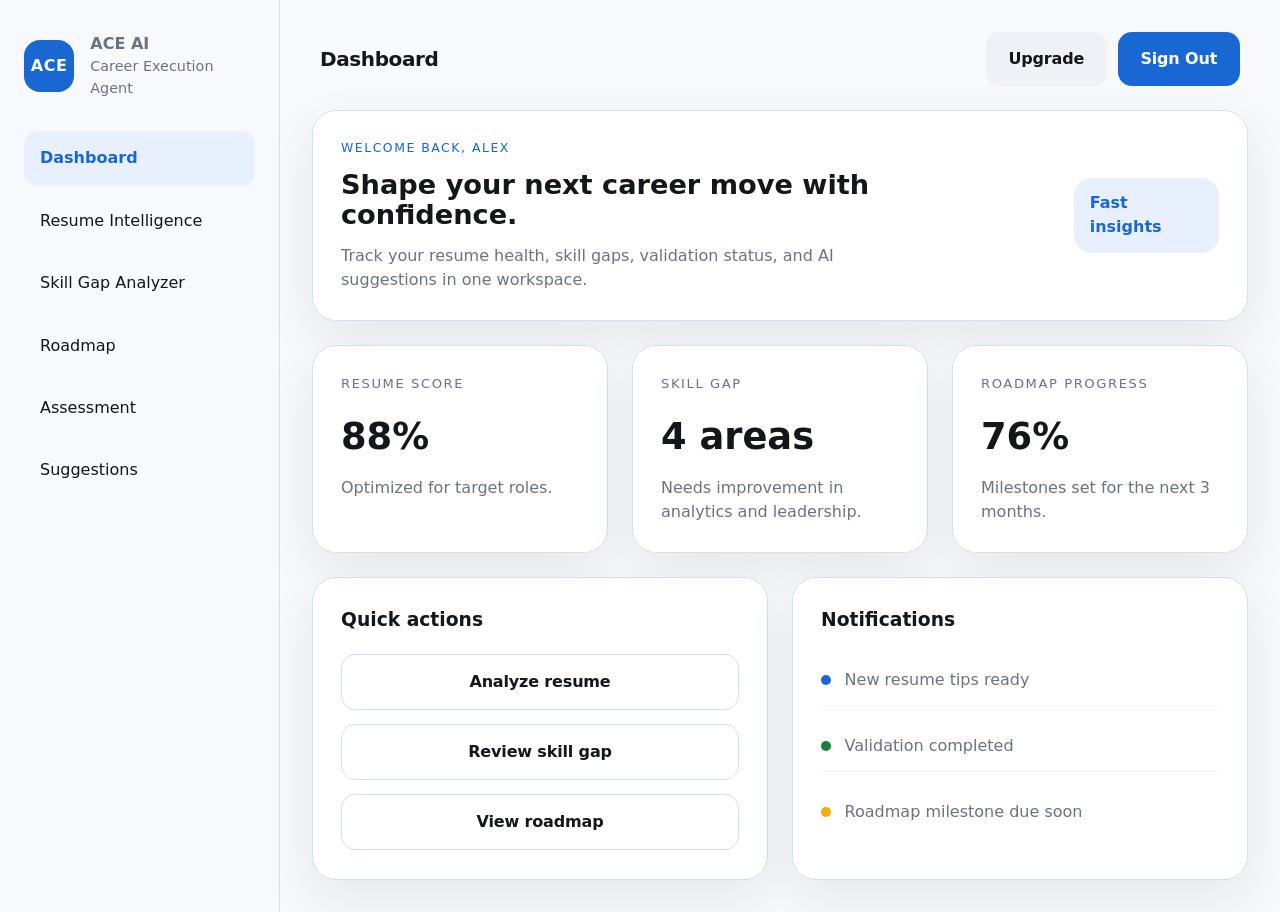
<file: index.html>
<!DOCTYPE html>
<html lang="en">
<head>
  <meta charset="UTF-8" />
  <meta name="viewport" content="width=device-width, initial-scale=1.0" />
  <title>ACE AI — Autonomous Career Execution Agent</title>
  <link rel="stylesheet" href="assets/css/style.css" />
</head>
<body>
  <div class="app-shell">
    <aside class="sidebar">
      <div class="brand">
        <span class="brand-mark">ACE</span>
        <div>
          <p class="brand-name">ACE AI</p>
          <p class="brand-tag">Career Execution Agent</p>
        </div>
      </div>

      <nav class="sidebar-nav">
        <a href="pages/dashboard.html" class="nav-link active">Dashboard</a>
        <a href="pages/resume-analyzer.html" class="nav-link">Resume Intelligence</a>
        <a href="pages/skill-gap.html" class="nav-link">Skill Gap Analyzer</a>
        <!-- <a href="pages/validation.html" class="nav-link">Validation</a> -->
        <a href="pages/roadmap.html" class="nav-link">Roadmap</a>
        <a href="pages/assessment.html" class="nav-link">Assessment</a>
        <a href="pages/suggestions.html" class="nav-link">Suggestions</a>
      </nav>
    </aside>

    <div class="main-content">
      <header class="topbar">
        <div class="topbar-left">
          <button class="menu-toggle" aria-label="Open navigation">
            <span></span>
            <span></span>
            <span></span>
          </button>
          <h1 class="page-title">Dashboard</h1>
        </div>

        <div class="topbar-actions">
          <button class="btn btn-secondary">Upgrade</button>
          <button class="btn btn-primary">Sign Out</button>
        </div>
      </header>

      <section class="hero-card card">
        <div>
          <p class="eyebrow">Welcome back, Alex</p>
          <h2>Shape your next career move with confidence.</h2>
          <p class="text-muted">Track your resume health, skill gaps, validation status, and AI suggestions in one workspace.</p>
        </div>
        <div class="hero-badge">
          <span>Fast insights</span>
        </div>
      </section>

      <section class="grid grid-3">
        <article class="metric-card card">
          <p class="metric-label">Resume Score</p>
          <h3>88%</h3>
          <p class="text-muted">Optimized for target roles.</p>
        </article>

        <article class="metric-card card">
          <p class="metric-label">Skill Gap</p>
          <h3>4 areas</h3>
          <p class="text-muted">Needs improvement in analytics and leadership.</p>
        </article>

        <article class="metric-card card">
          <p class="metric-label">Roadmap Progress</p>
          <h3>76%</h3>
          <p class="text-muted">Milestones set for the next 3 months.</p>
        </article>
      </section>

      <section class="grid grid-2 card-group">
        <article class="card">
          <div class="card-header">
            <h3>Quick actions</h3>
          </div>
          <div class="card-body">
            <a href="pages/resume-analyzer.html" class="btn btn-outline">Analyze resume</a>
            <a href="pages/skill-gap.html" class="btn btn-outline">Review skill gap</a>
            <a href="pages/roadmap.html" class="btn btn-outline">View roadmap</a>
          </div>
        </article>

        <article class="card">
          <div class="card-header">
            <h3>Notifications</h3>
          </div>
          <div class="card-body">
            <p class="notification-item"><span class="dot dot-blue"></span>New resume tips ready</p>
            <p class="notification-item"><span class="dot dot-green"></span>Validation completed</p>
            <p class="notification-item"><span class="dot dot-yellow"></span>Roadmap milestone due soon</p>
          </div>
        </article>
      </section>
    </div>
  </div>
  <script src="assets/js/app.js" defer></script>
  <script src="assets/js/api.js" defer></script>
</body>
</html>
</file>
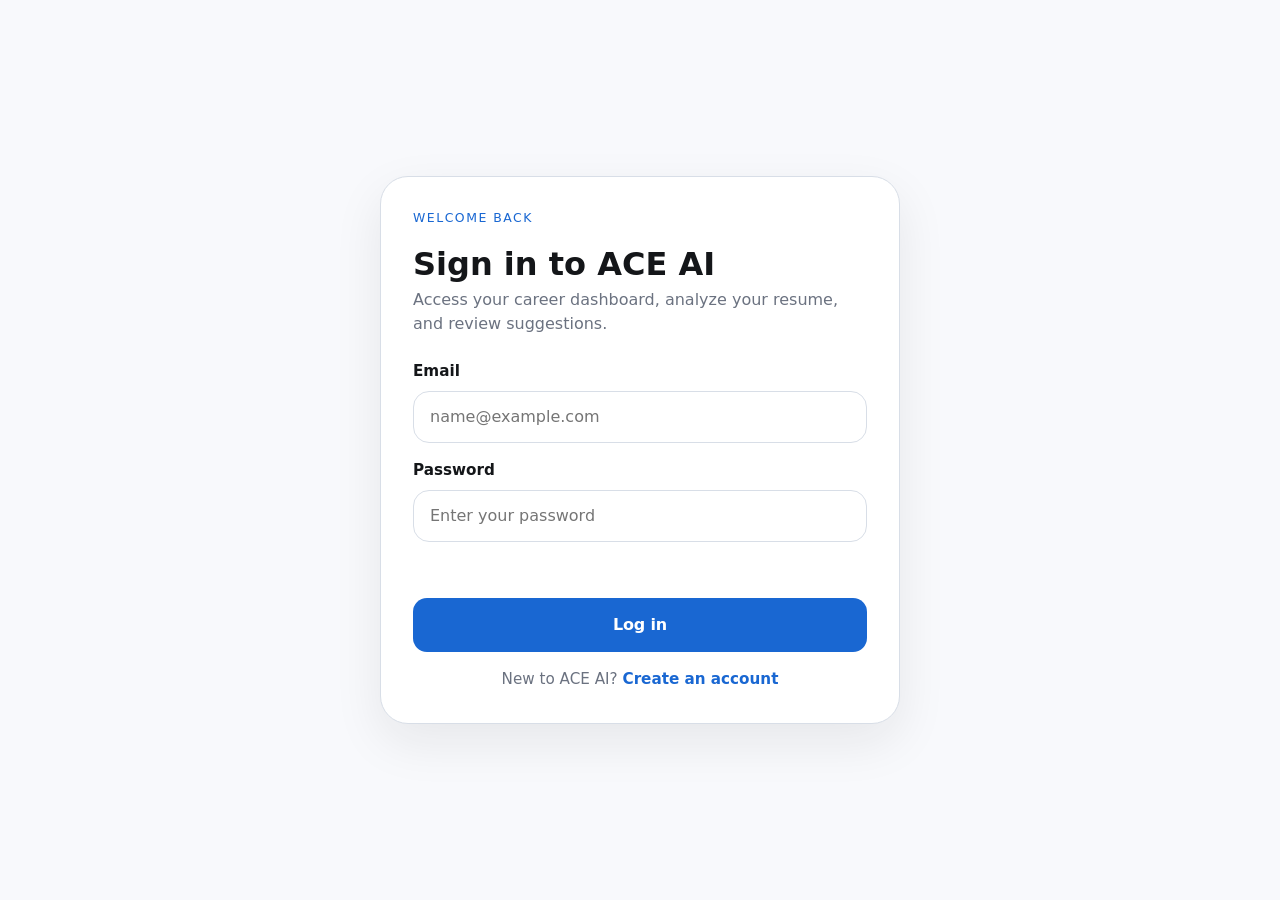
<file: login.html>
<!DOCTYPE html>
<html lang="en">
<head>
  <meta charset="UTF-8" />
  <meta name="viewport" content="width=device-width, initial-scale=1.0" />
  <title>Login | ACE AI</title>
  <link rel="stylesheet" href="assets/css/style.css" />
</head>
<body>
  <main class="auth-shell">
    <section class="auth-card card">
      <div class="auth-header">
        <div>
          <p class="eyebrow">Welcome back</p>
          <h1>Sign in to ACE AI</h1>
          <p class="text-muted">Access your career dashboard, analyze your resume, and review suggestions.</p>
        </div>
      </div>

      <form id="login-form" class="auth-form" novalidate>
        <div class="form-group">
          <label for="login-email">Email</label>
          <input id="login-email" name="email" type="email" placeholder="name@example.com" required />
        </div>

        <div class="form-group">
          <label for="login-password">Password</label>
          <input id="login-password" name="password" type="password" placeholder="Enter your password" minlength="8" required />
        </div>

        <div class="alert" id="login-alert" role="alert" aria-live="polite"></div>

        <button type="submit" class="btn btn-primary btn-full">Log in</button>
      </form>

      <p class="auth-footer">
        New to ACE AI? <a href="signup.html" class="text-link">Create an account</a>
      </p>
    </section>
  </main>

  <script src="assets/js/app.js" defer></script>
  <script src="assets/js/api.js" defer></script>
  <script src="assets/js/auth.js" defer></script>
</body>
</html>
</file>
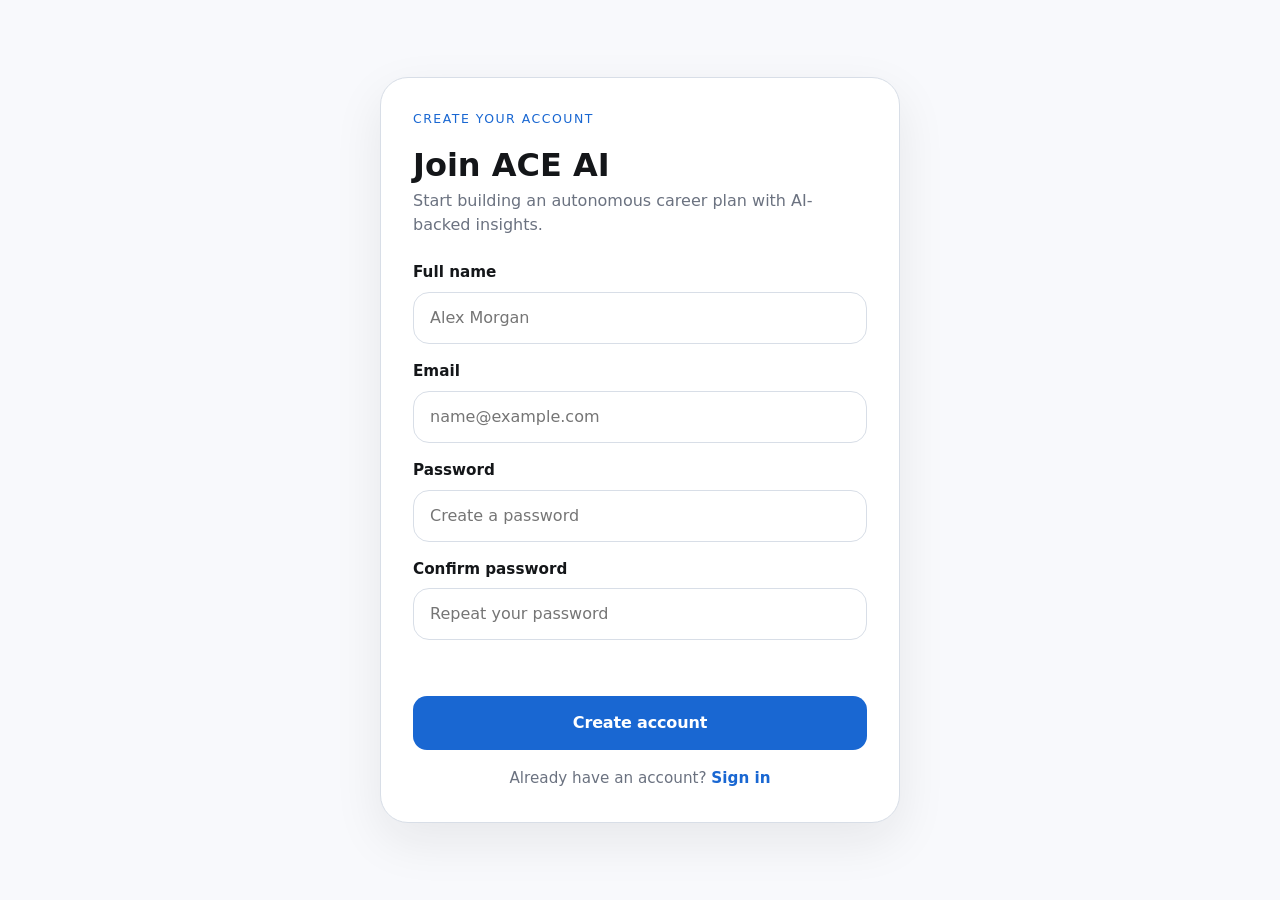
<file: signup.html>
<!DOCTYPE html>
<html lang="en">
<head>
  <meta charset="UTF-8" />
  <meta name="viewport" content="width=device-width, initial-scale=1.0" />
  <title>Sign Up | ACE AI</title>
  <link rel="stylesheet" href="assets/css/style.css" />
</head>
<body>
  <main class="auth-shell">
    <section class="auth-card card">
      <div class="auth-header">
        <div>
          <p class="eyebrow">Create your account</p>
          <h1>Join ACE AI</h1>
          <p class="text-muted">Start building an autonomous career plan with AI-backed insights.</p>
        </div>
      </div>

      <form id="signup-form" class="auth-form" novalidate>
        <div class="form-group">
          <label for="signup-name">Full name</label>
          <input id="signup-name" name="name" type="text" placeholder="Alex Morgan" minlength="2" required />
        </div>

        <div class="form-group">
          <label for="signup-email">Email</label>
          <input id="signup-email" name="email" type="email" placeholder="name@example.com" required />
        </div>

        <div class="form-group">
          <label for="signup-password">Password</label>
          <input id="signup-password" name="password" type="password" placeholder="Create a password" minlength="8" required />
        </div>

        <div class="form-group">
          <label for="signup-confirm-password">Confirm password</label>
          <input id="signup-confirm-password" name="confirmPassword" type="password" placeholder="Repeat your password" minlength="8" required />
        </div>

        <div class="alert" id="signup-alert" role="alert" aria-live="polite"></div>

        <button type="submit" class="btn btn-primary btn-full">Create account</button>
      </form>

      <p class="auth-footer">
        Already have an account? <a href="login.html" class="text-link">Sign in</a>
      </p>
    </section>
  </main>

  <script src="assets/js/app.js" defer></script>
  <script src="assets/js/api.js" defer></script>
  <script src="assets/js/auth.js" defer></script>
</body>
</html>
</file>
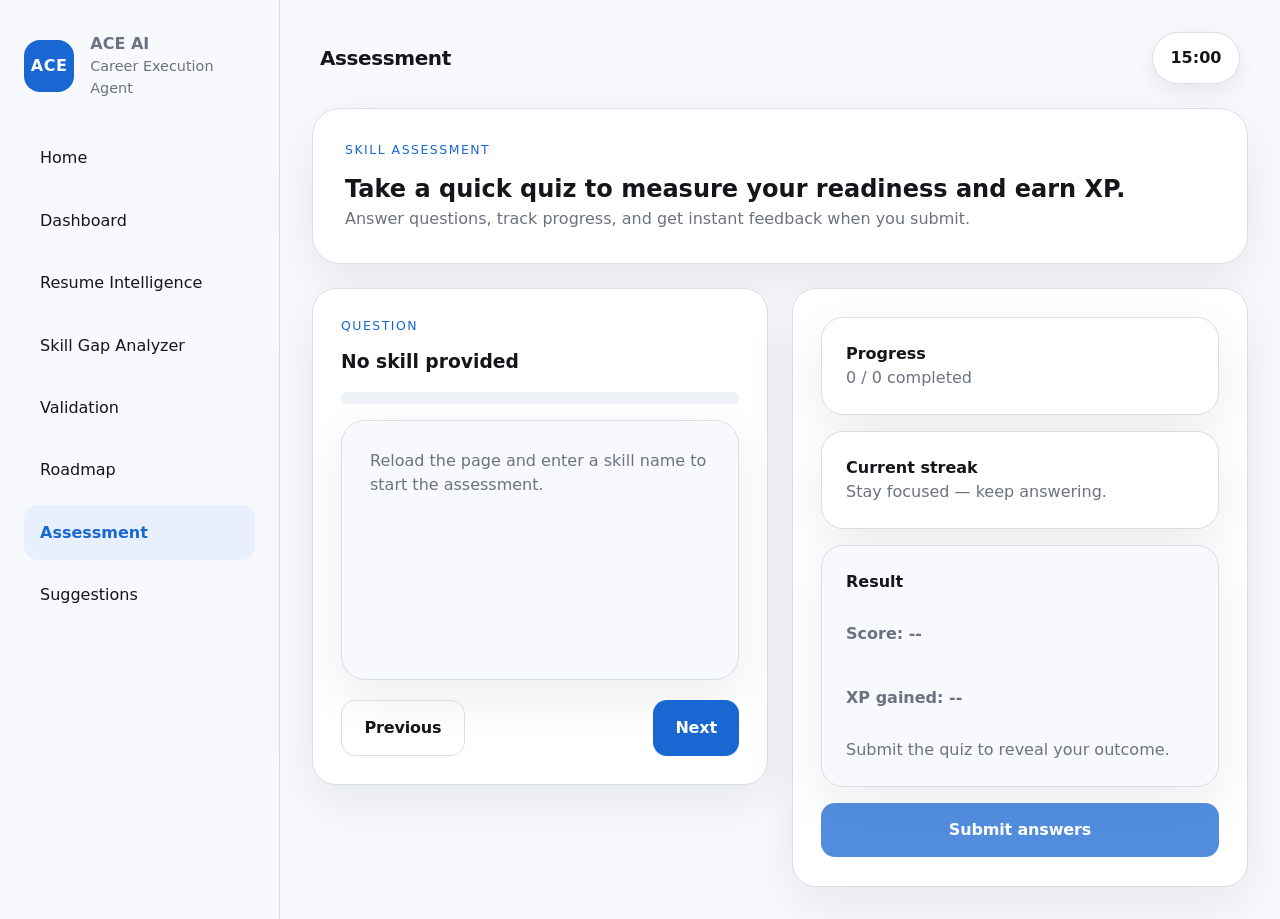
<file: pages/assessment.html>
<!DOCTYPE html>
<html lang="en">
<head>
  <meta charset="UTF-8" />
  <meta name="viewport" content="width=device-width, initial-scale=1.0" />
  <title>Assessment | ACE AI</title>
  <link rel="stylesheet" href="../assets/css/style.css" />
</head>
<body>
  <div class="app-shell">
    <aside class="sidebar">
      <div class="brand">
        <span class="brand-mark">ACE</span>
        <div>
          <p class="brand-name">ACE AI</p>
          <p class="brand-tag">Career Execution Agent</p>
        </div>
      </div>

      <nav class="sidebar-nav">
        <a href="../index.html" class="nav-link">Home</a>
        <a href="dashboard.html" class="nav-link">Dashboard</a>
        <a href="resume-analyzer.html" class="nav-link">Resume Intelligence</a>
        <a href="skill-gap.html" class="nav-link">Skill Gap Analyzer</a>
        <a href="validation.html" class="nav-link">Validation</a>
        <a href="roadmap.html" class="nav-link">Roadmap</a>
        <a href="assessment.html" class="nav-link active">Assessment</a>
        <a href="suggestions.html" class="nav-link">Suggestions</a>
      </nav>
    </aside>

    <div class="main-content">
      <header class="topbar">
        <div class="topbar-left">
          <button class="menu-toggle" aria-label="Open navigation">
            <span></span>
            <span></span>
            <span></span>
          </button>
          <h1 class="page-title">Assessment</h1>
        </div>
        <div class="timer-pill" id="assessment-timer">15:00</div>
      </header>

      <section class="assessment-hero card">
        <div>
          <p class="eyebrow">Skill assessment</p>
          <h2>Take a quick quiz to measure your readiness and earn XP.</h2>
          <p class="text-muted">Answer questions, track progress, and get instant feedback when you submit.</p>
        </div>
      </section>

      <section class="assessment-grid grid grid-2">
        <article class="card quiz-pane">
          <div class="quiz-header">
            <div>
              <p class="eyebrow">Question</p>
              <h3 id="question-title">Loading questions...</h3>
            </div>
            <div class="progress-bar">
              <div class="progress-fill" id="question-progress"></div>
            </div>
          </div>

          <div class="question-card card" id="question-card">
            <p id="question-text">Please wait while your assessment loads.</p>
            <div id="answer-input" class="answer-input"></div>
          </div>

          <div class="quiz-actions">
            <button class="btn btn-outline" id="prev-question">Previous</button>
            <button class="btn btn-primary" id="next-question">Next</button>
          </div>
        </article>

        <article class="card summary-pane" id="summary-pane">
          <div class="summary-card">
            <h4>Progress</h4>
            <p id="summary-count">0 / 0 completed</p>
          </div>
          <div class="summary-card">
            <h4>Current streak</h4>
            <p id="summary-streak">Stay focused — keep answering.</p>
          </div>
          <div class="summary-card result-panel" id="result-panel">
            <h4>Result</h4>
            <p class="result-metric" id="result-score">Score: --</p>
            <p class="result-metric" id="result-xp">XP gained: --</p>
            <p class="text-muted" id="result-feedback">Submit the quiz to reveal your outcome.</p>
          </div>
          <button class="btn btn-primary btn-full" id="submit-assessment">Submit answers</button>
        </article>
      </section>
    </div>
  </div>

  <script src="../assets/js/app.js" defer></script>
  <script src="../assets/js/api.js" defer></script>
  <script src="../assets/js/assessment.js" defer></script>
</body>
</html>
</file>
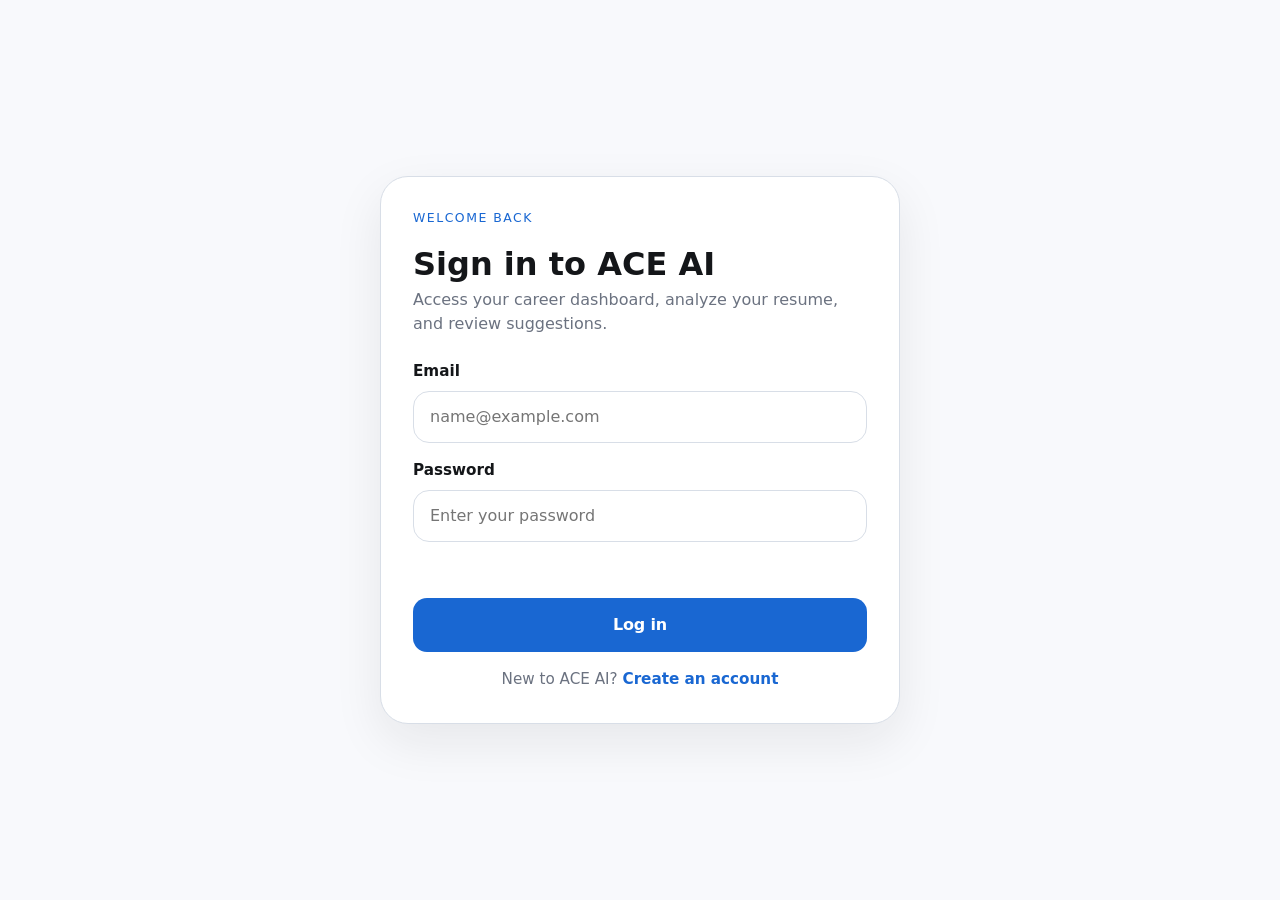
<file: pages/dashboard.html>
<!DOCTYPE html>
<html lang="en">
<head>
  <meta charset="UTF-8" />
  <meta name="viewport" content="width=device-width, initial-scale=1.0" />
  <title>Dashboard | ACE AI</title>
  <link rel="stylesheet" href="../assets/css/style.css" />
</head>
<body>
  <div class="app-shell">
    <aside class="sidebar">
      <div class="brand">
        <span class="brand-mark">ACE</span>
        <div>
          <p class="brand-name">ACE AI</p>
          <p class="brand-tag">Career Execution Agent</p>
        </div>
      </div>

      <nav class="sidebar-nav">
        <a href="../index.html" class="nav-link">Home</a>
        <a href="dashboard.html" class="nav-link active">Dashboard</a>
        <a href="resume-analyzer.html" class="nav-link">Resume Intelligence</a>
        <a href="skill-gap.html" class="nav-link">Skill Gap Analyzer</a>
        <a href="validation.html" class="nav-link">Validation</a>
        <a href="roadmap.html" class="nav-link">Roadmap</a>
        <a href="assessment.html" class="nav-link">Assessment</a>
        <a href="suggestions.html" class="nav-link">Suggestions</a>
      </nav>
    </aside>

    <div class="main-content">
      <header class="topbar">
        <div class="topbar-left">
          <button class="menu-toggle" aria-label="Open navigation">
            <span></span>
            <span></span>
            <span></span>
          </button>
          <h1 class="page-title">Dashboard</h1>
        </div>
        <div class="topbar-actions">
          <button class="btn btn-outline" id="refresh-dashboard">Refresh</button>
          <button class="btn btn-primary" id="logout-button">Sign Out</button>
        </div>
      </header>

      <section class="dashboard-hero card">
        <div class="hero-copy">
          <p class="eyebrow">Fast career intelligence</p>
          <h2>Welcome back, <span id="profile-name">Career strategist</span>.</h2>
          <p class="text-muted">Your mission dashboard is ready with fresh career insights, skill assessment, and roadmap recommendations.</p>
        </div>
        <div class="hero-stats">
          <div class="stat-pill stat-blue">
            <span class="stat-label">XP</span>
            <strong id="profile-xp">0</strong>
          </div>
          <div class="stat-pill stat-green">
            <span class="stat-label">Level</span>
            <strong id="profile-level">1</strong>
          </div>
          <div class="stat-pill stat-yellow">
            <span class="stat-label">Streak</span>
            <strong id="profile-streak">0 days</strong>
          </div>
        </div>
      </section>

      <section class="grid grid-3 action-grid">
        <a href="resume-analyzer.html" class="action-card card">
          <div class="action-icon action-icon-blue">R</div>
          <div>
            <h3>Resume Intelligence</h3>
            <p>Analyze your resume and improve your job-fit score.</p>
          </div>
        </a>

        <a href="skill-gap.html" class="action-card card">
          <div class="action-icon action-icon-green">S</div>
          <div>
            <h3>Skill Gap Analyzer</h3>
            <p>Compare your skills to target roles and close gaps fast.</p>
          </div>
        </a>

        <a href="validation.html" class="action-card card">
          <div class="action-icon action-icon-red">V</div>
          <div>
            <h3>Validation</h3>
            <p>Confirm certifications, credentials, and achievements.</p>
          </div>
        </a>

        <a href="roadmap.html" class="action-card card">
          <div class="action-icon action-icon-yellow">R</div>
          <div>
            <h3>Roadmap</h3>
            <p>Build a milestone-driven career plan for the next 90 days.</p>
          </div>
        </a>

        <a href="assessment.html" class="action-card card">
          <div class="action-icon action-icon-blue">A</div>
          <div>
            <h3>Assessment</h3>
            <p>Take a skill assessment and get insights on readiness.</p>
          </div>
        </a>

        <a href="suggestions.html" class="action-card card">
          <div class="action-icon action-icon-green">S</div>
          <div>
            <h3>Suggestions</h3>
            <p>Receive tailored role matches and learning actions.</p>
          </div>
        </a>
      </section>

      <section class="grid grid-2 dashboard-panels">
        <article class="card metric-panel">
          <div class="panel-header">
            <h3>Career pulse</h3>
            <span id="dashboard-status" class="status-pill status-blue">Live</span>
          </div>
          <div class="panel-grid" id="dashboard-metrics">
            <div class="metric-block">
              <p class="metric-label">Resume health</p>
              <strong id="resume-score">--</strong>
            </div>
            <div class="metric-block">
              <p class="metric-label">Skill readiness</p>
              <strong id="skill-readiness">--</strong>
            </div>
            <div class="metric-block">
              <p class="metric-label">Validation status</p>
              <strong id="validation-status">--</strong>
            </div>
            <div class="metric-block">
              <p class="metric-label">Next milestone</p>
              <strong id="next-milestone">--</strong>
            </div>
          </div>
        </article>

        <article class="card activity-panel">
          <div class="panel-header">
            <h3>Activity feed</h3>
            <span class="status-pill status-neutral">Latest</span>
          </div>
          <div class="activity-list" id="activity-feed">
            <div class="activity-item">
              <div>
                <p class="activity-title">Loading recent activity</p>
                <p class="text-muted">Refresh to see new events.</p>
              </div>
              <span class="timestamp">--</span>
            </div>
          </div>
        </article>
      </section>
    </div>
  </div>

  <script src="../assets/js/app.js" defer></script>
  <script src="../assets/js/api.js" defer></script>
  <script src="../assets/js/dashboard.js" defer></script>
</body>
</html>
</file>
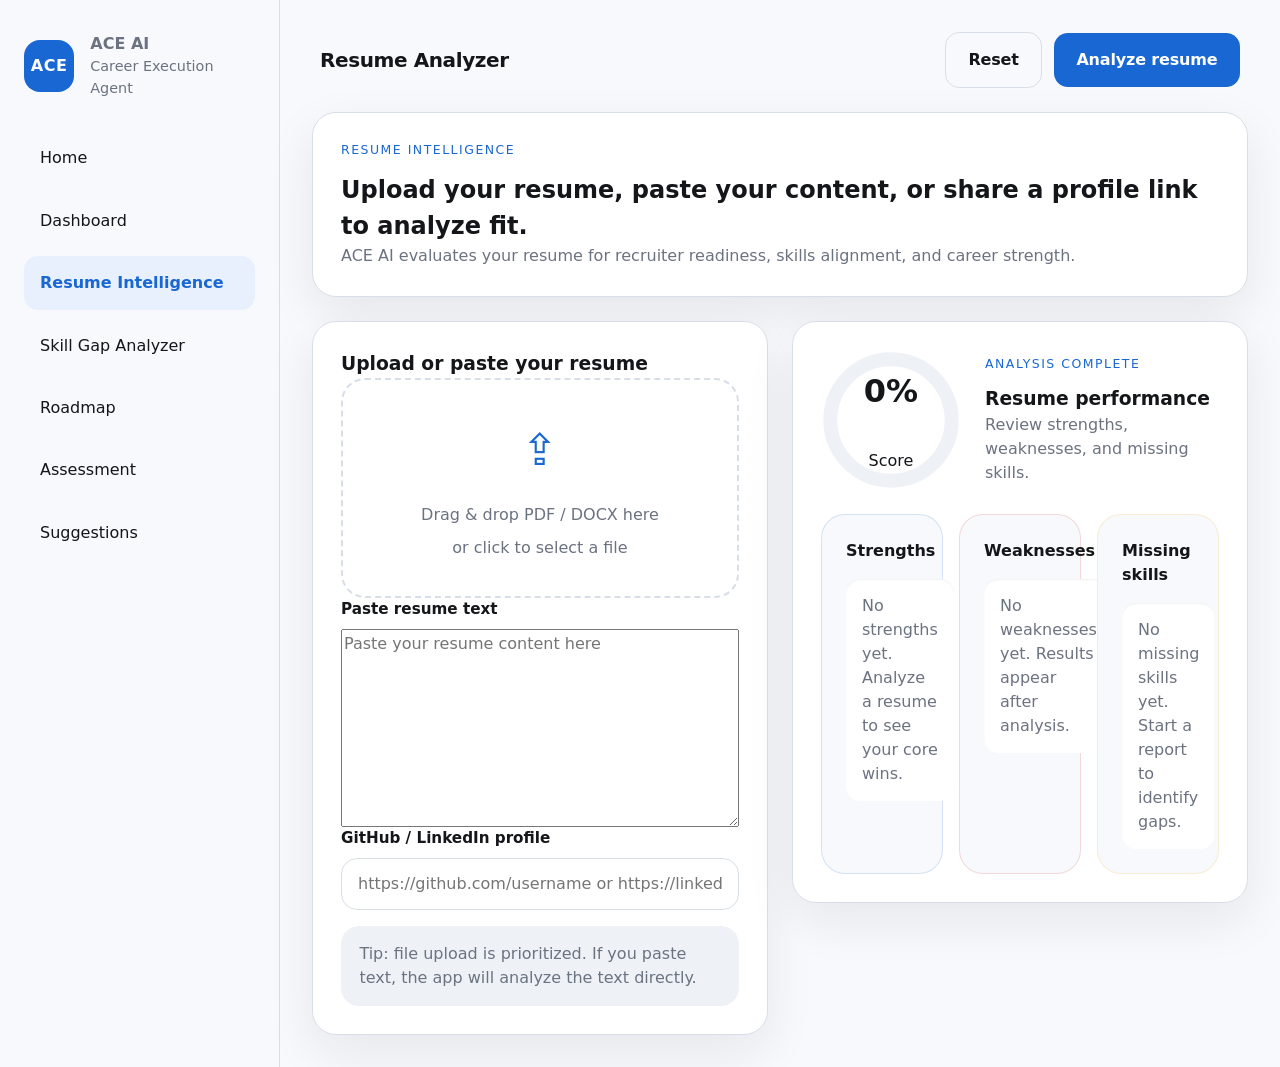
<file: pages/resume-analyzer.html>
<!DOCTYPE html>
<html lang="en">
<head>
  <meta charset="UTF-8" />
  <meta name="viewport" content="width=device-width, initial-scale=1.0" />
  <title>Resume Analyzer | ACE AI</title>
  <link rel="stylesheet" href="../assets/css/style.css" />
</head>
<body>
  <div class="app-shell">
    <aside class="sidebar">
      <div class="brand">
        <span class="brand-mark">ACE</span>
        <div>
          <p class="brand-name">ACE AI</p>
          <p class="brand-tag">Career Execution Agent</p>
        </div>
      </div>

      <nav class="sidebar-nav">
        <a href="../index.html" class="nav-link">Home</a>
        <a href="dashboard.html" class="nav-link">Dashboard</a>
        <a href="resume-analyzer.html" class="nav-link active">Resume Intelligence</a>
        <a href="skill-gap.html" class="nav-link">Skill Gap Analyzer</a>
       
        <a href="roadmap.html" class="nav-link">Roadmap</a>
        <a href="assessment.html" class="nav-link">Assessment</a>
        <a href="suggestions.html" class="nav-link">Suggestions</a>
      </nav>
    </aside>

    <div class="main-content">
      <header class="topbar">
        <div class="topbar-left">
          <button class="menu-toggle" aria-label="Open navigation">
            <span></span>
            <span></span>
            <span></span>
          </button>
          <h1 class="page-title">Resume Analyzer</h1>
        </div>
        <div class="topbar-actions">
          <button class="btn btn-outline" id="reset-analyzer">Reset</button>
          <button class="btn btn-primary" id="analyze-button">Analyze resume</button>
        </div>
      </header>

      <section class="resume-hero card">
        <div>
          <p class="eyebrow">Resume intelligence</p>
          <h2>Upload your resume, paste your content, or share a profile link to analyze fit.</h2>
          <p class="text-muted">ACE AI evaluates your resume for recruiter readiness, skills alignment, and career strength.</p>
        </div>
      </section>

      <section class="resume-grid grid grid-2">
        <article class="card upload-pane">
          <h3>Upload or paste your resume</h3>
          <div class="upload-dropzone" id="upload-dropzone">
            <span class="drop-icon">⇪</span>
            <p>Drag &amp; drop PDF / DOCX here</p>
            <p class="text-muted">or click to select a file</p>
            <input type="file" id="resume-file" accept=".pdf,.docx" />
          </div>

          <div class="form-group">
            <label for="resume-text">Paste resume text</label>
            <textarea id="resume-text" rows="8" placeholder="Paste your resume content here"></textarea>
          </div>

          <div class="form-group">
            <label for="resume-link">GitHub / LinkedIn profile</label>
            <input id="resume-link" type="url" placeholder="https://github.com/username or https://linkedin.com/in/username" />
          </div>

          <div class="hint-banner">
            <p>Tip: file upload is prioritized. If you paste text, the app will analyze the text directly.</p>
          </div>
        </article>

        <article class="card analysis-pane" id="analysis-pane">
          <div class="analysis-loader" id="loading-state">
            <div class="spinner"></div>
            <p>Analyzing your resume...</p>
          </div>

          <div class="analysis-summary" id="analysis-results">
            <div class="result-header">
              <div class="progress-ring" data-score="0">
                <svg viewBox="0 0 120 120">
                  <circle class="ring-bg" cx="60" cy="60" r="52"></circle>
                  <circle class="ring-progress" cx="60" cy="60" r="52"></circle>
                </svg>
                <div class="progress-value">
                  <strong id="resume-score-value">0%</strong>
                  <span>Score</span>
                </div>
              </div>
              <div>
                <p class="eyebrow">Analysis complete</p>
                <h3 id="result-title">Resume performance</h3>
                <p class="text-muted" id="result-summary">Review strengths, weaknesses, and missing skills.</p>
              </div>
            </div>

            <div class="results-grid">
              <div class="result-card result-card-blue">
                <h4>Strengths</h4>
                <ul id="strengths-list"><li class="empty-item">No strengths yet. Analyze a resume to see your core wins.</li></ul>
              </div>
              <div class="result-card result-card-red">
                <h4>Weaknesses</h4>
                <ul id="weaknesses-list"><li class="empty-item">No weaknesses yet. Results appear after analysis.</li></ul>
              </div>
              <div class="result-card result-card-yellow">
                <h4>Missing skills</h4>
                <ul id="missing-skills-list"><li class="empty-item">No missing skills yet. Start a report to identify gaps.</li></ul>
              </div>
            </div>
          </div>

       </article>
      </section>
    </div>
  </div>

  <script src="../assets/js/app.js" defer></script>
  <script src="../assets/js/api.js" defer></script>
  <script src="../assets/js/resumeAnalyzer.js" defer></script>
</body>
</html>
</file>
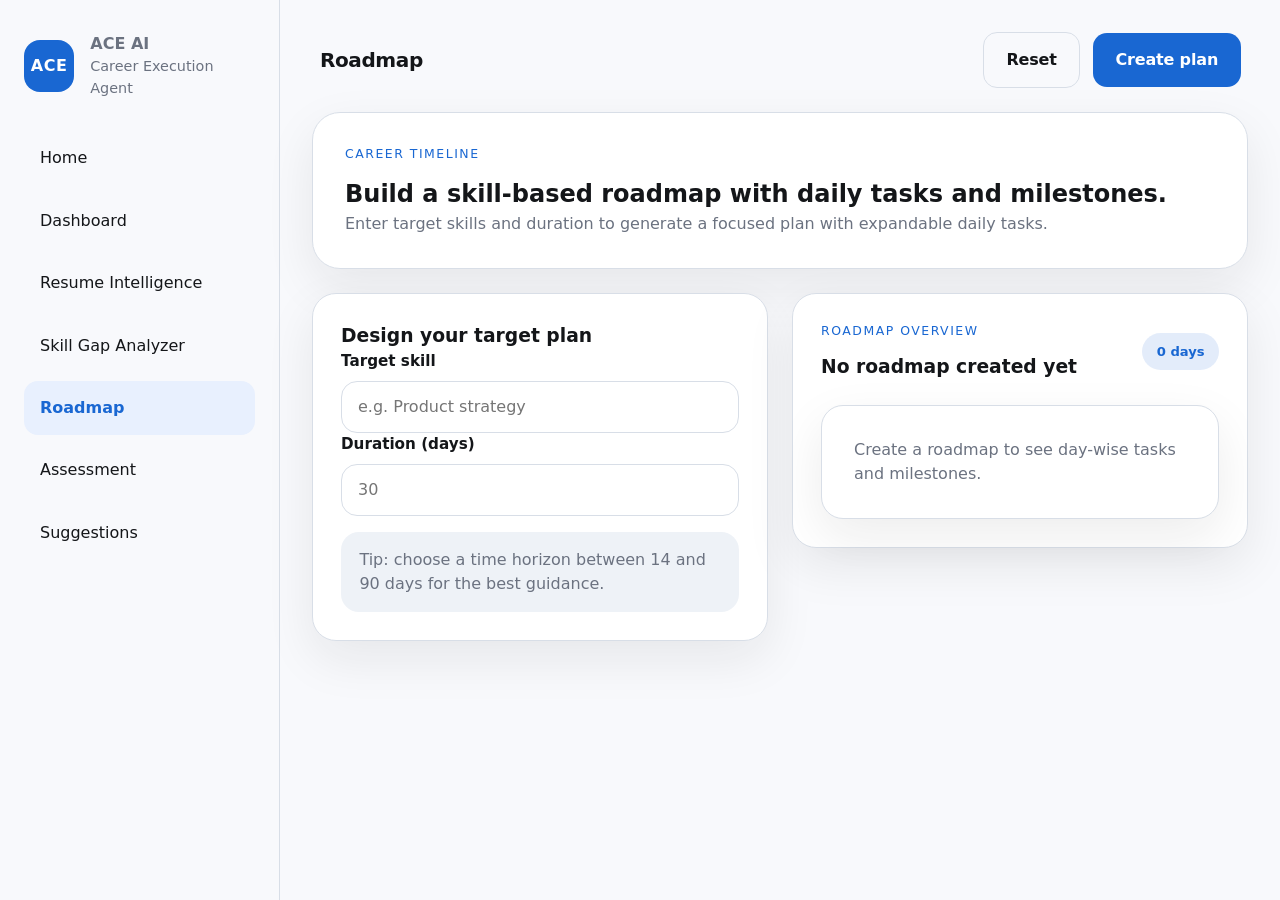
<file: pages/roadmap.html>
<!DOCTYPE html>
<html lang="en">
<head>
  <meta charset="UTF-8" />
  <meta name="viewport" content="width=device-width, initial-scale=1.0" />
  <title>Roadmap | ACE AI</title>
  <link rel="stylesheet" href="../assets/css/style.css" />
</head>
<body>
  <div class="app-shell">
    <aside class="sidebar">
      <div class="brand">
        <span class="brand-mark">ACE</span>
        <div>
          <p class="brand-name">ACE AI</p>
          <p class="brand-tag">Career Execution Agent</p>
        </div>
      </div>

      <nav class="sidebar-nav">
        <a href="../index.html" class="nav-link">Home</a>
        <a href="dashboard.html" class="nav-link">Dashboard</a>
        <a href="resume-analyzer.html" class="nav-link">Resume Intelligence</a>
        <a href="skill-gap.html" class="nav-link">Skill Gap Analyzer</a>
       
        <a href="roadmap.html" class="nav-link active">Roadmap</a>
        <a href="assessment.html" class="nav-link">Assessment</a>
        <a href="suggestions.html" class="nav-link">Suggestions</a>
      </nav>
    </aside>

    <div class="main-content">
      <header class="topbar">
        <div class="topbar-left">
          <button class="menu-toggle" aria-label="Open navigation">
            <span></span>
            <span></span>
            <span></span>
          </button>
          <h1 class="page-title">Roadmap</h1>
        </div>
        <div class="topbar-actions">
          <button class="btn btn-outline" id="reset-roadmap">Reset</button>
          <button class="btn btn-primary" id="create-roadmap">Create plan</button>
        </div>
      </header>

      <section class="roadmap-hero card">
        <div>
          <p class="eyebrow">Career timeline</p>
          <h2>Build a skill-based roadmap with daily tasks and milestones.</h2>
          <p class="text-muted">Enter target skills and duration to generate a focused plan with expandable daily tasks.</p>
        </div>
      </section>

      <section class="roadmap-grid grid grid-2">
        <article class="card roadmap-input-pane">
          <h3>Design your target plan</h3>
          <div class="form-group">
            <label for="roadmap-skill">Target skill</label>
            <input id="roadmap-skill" type="text" placeholder="e.g. Product strategy" />
          </div>
          <div class="form-group">
            <label for="roadmap-duration">Duration (days)</label>
            <input id="roadmap-duration" type="number" min="7" max="90" placeholder="30" />
          </div>
          <div class="hint-banner">
            <p>Tip: choose a time horizon between 14 and 90 days for the best guidance.</p>
          </div>
        </article>

        <article class="card roadmap-timeline" id="roadmap-timeline">
          <div class="timeline-header">
            <div>
              <p class="eyebrow">Roadmap overview</p>
              <h3 id="timeline-title">No roadmap created yet</h3>
            </div>
            <span class="pill pill-blue" id="timeline-range">0 days</span>
          </div>

          <div class="timeline-list" id="timeline-list">
            <div class="timeline-item empty-state">
              <p class="text-muted">Create a roadmap to see day-wise tasks and milestones.</p>
            </div>
          </div>
        </article>
      </section>
    </div>
  </div>

  <script src="../assets/js/app.js" defer></script>
  <script src="../assets/js/api.js" defer></script>
  <script src="../assets/js/roadmap.js" defer></script>
</body>
</html>
</file>
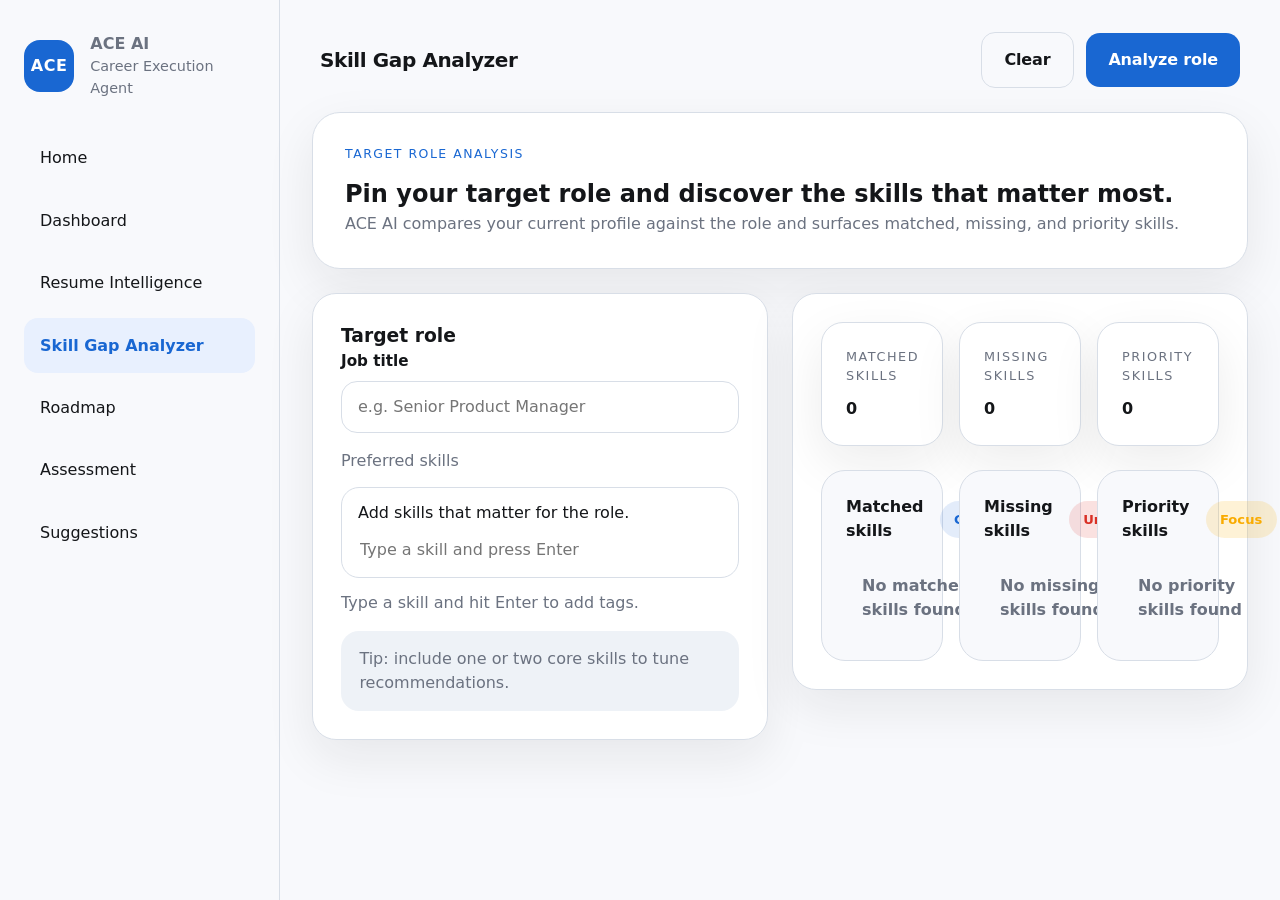
<file: pages/skill-gap.html>
<!DOCTYPE html>
<html lang="en">
<head>
  <meta charset="UTF-8" />
  <meta name="viewport" content="width=device-width, initial-scale=1.0" />
  <title>Skill Gap | ACE AI</title>
  <link rel="stylesheet" href="../assets/css/style.css" />
</head>
<body>
  <div class="app-shell">
    <aside class="sidebar">
      <div class="brand">
        <span class="brand-mark">ACE</span>
        <div>
          <p class="brand-name">ACE AI</p>
          <p class="brand-tag">Career Execution Agent</p>
        </div>
      </div>

      <nav class="sidebar-nav">
        <a href="../index.html" class="nav-link">Home</a>
        <a href="dashboard.html" class="nav-link">Dashboard</a>
        <a href="resume-analyzer.html" class="nav-link">Resume Intelligence</a>
        <a href="skill-gap.html" class="nav-link active">Skill Gap Analyzer</a>
        
        <a href="roadmap.html" class="nav-link">Roadmap</a>
        <a href="assessment.html" class="nav-link">Assessment</a>
        <a href="suggestions.html" class="nav-link">Suggestions</a>
      </nav>
    </aside>

    <div class="main-content">
      <header class="topbar">
        <div class="topbar-left">
          <button class="menu-toggle" aria-label="Open navigation">
            <span></span>
            <span></span>
            <span></span>
          </button>
          <h1 class="page-title">Skill Gap Analyzer</h1>
        </div>
        <div class="topbar-actions">
          <button class="btn btn-outline" id="clear-role">Clear</button>
          <button class="btn btn-primary" id="analyze-gap">Analyze role</button>
        </div>
      </header>

      <section class="gap-hero card">
        <div>
          <p class="eyebrow">Target role analysis</p>
          <h2>Pin your target role and discover the skills that matter most.</h2>
          <p class="text-muted">ACE AI compares your current profile against the role and surfaces matched, missing, and priority skills.</p>
        </div>
      </section>

      <section class="gap-grid grid grid-2">
        <article class="card role-pane">
          <h3>Target role</h3>
          <div class="form-group">
            <label for="target-role">Job title</label>
            <input id="target-role" type="text" placeholder="e.g. Senior Product Manager" />
          </div>

          <div class="tag-input-group">
            <label>Preferred skills</label>
            <div class="tag-input" id="skill-tags"></div>
            <p class="text-muted">Type a skill and hit Enter to add tags.</p>
          </div>

          <div class="hint-banner">
            <p>Tip: include one or two core skills to tune recommendations.</p>
          </div>
        </article>

        <article class="card gap-results" id="gap-results">
          <div class="gap-summary">
            <div class="summary-card summary-card-blue">
              <p class="summary-label">Matched skills</p>
              <strong id="matched-count">0</strong>
            </div>
            <div class="summary-card summary-card-red">
              <p class="summary-label">Missing skills</p>
              <strong id="missing-count">0</strong>
            </div>
            <div class="summary-card summary-card-yellow">
              <p class="summary-label">Priority skills</p>
              <strong id="priority-count">0</strong>
            </div>
          </div>

          <div class="results-grid gap-result-grid">
            <div class="result-panel">
              <div class="panel-heading">
                <h4>Matched skills</h4>
                <span class="pill pill-blue">Good</span>
              </div>
              <div class="skill-list" id="matched-skills"></div>
            </div>

            <div class="result-panel">
              <div class="panel-heading">
                <h4>Missing skills</h4>
                <span class="pill pill-red">Urgent</span>
              </div>
              <div class="skill-list" id="missing-skills"></div>
            </div>

            <div class="result-panel">
              <div class="panel-heading">
                <h4>Priority skills</h4>
                <span class="pill pill-yellow">Focus</span>
              </div>
              <div class="skill-list" id="priority-skills"></div>
            </div>
          </div>
        </article>
      </section>
    </div>
  </div>

  <script src="../assets/js/app.js" defer></script>
  <script src="../assets/js/api.js" defer></script>
  <script src="../assets/js/skillGap.js" defer></script>
</body>
</html>
</file>
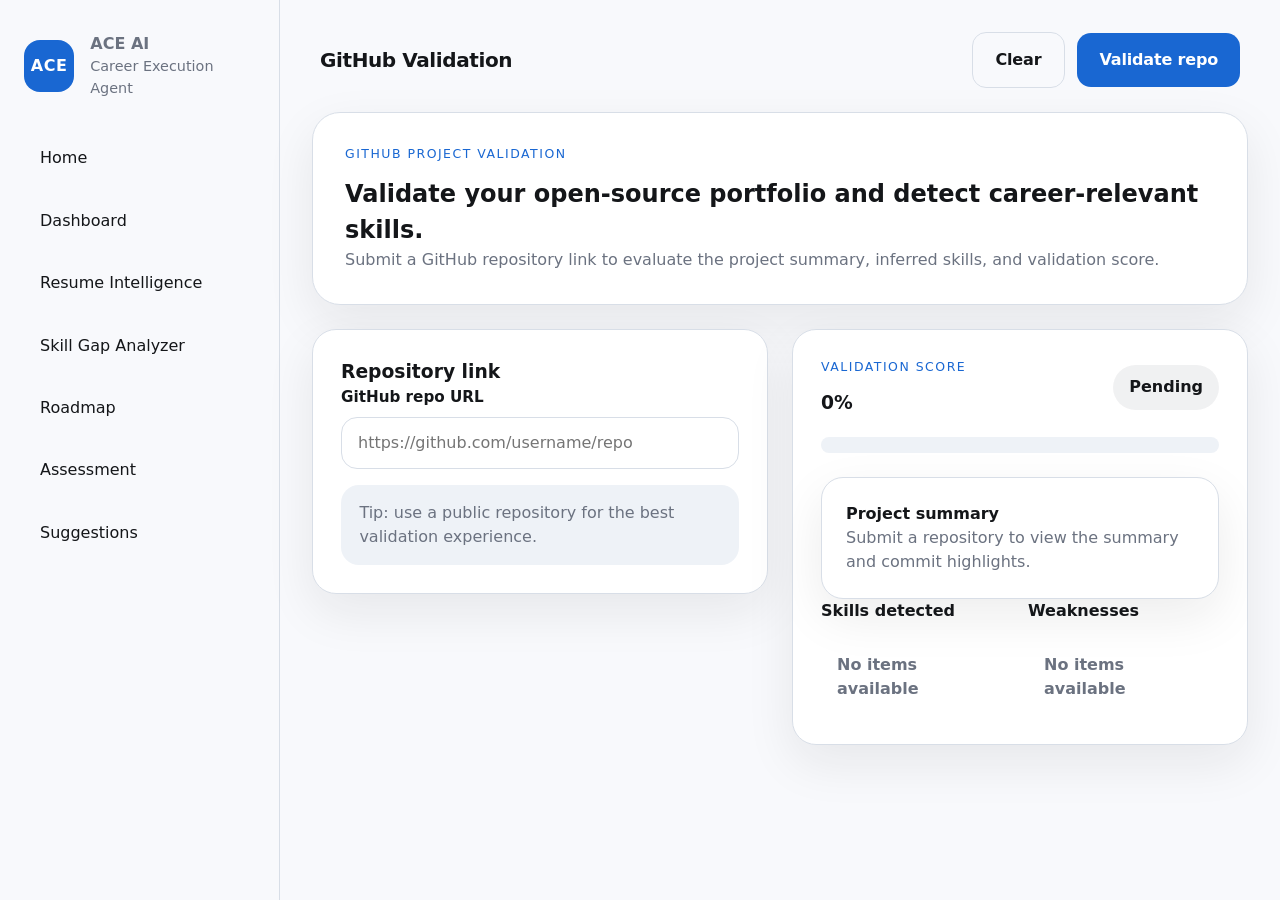
<file: pages/validation.html>
<!DOCTYPE html>
<html lang="en">
<head>
  <meta charset="UTF-8" />
  <meta name="viewport" content="width=device-width, initial-scale=1.0" />
  <title>GitHub Validation | ACE AI</title>
  <link rel="stylesheet" href="../assets/css/style.css" />
</head>
<body>
  <div class="app-shell">
    <aside class="sidebar">
      <div class="brand">
        <span class="brand-mark">ACE</span>
        <div>
          <p class="brand-name">ACE AI</p>
          <p class="brand-tag">Career Execution Agent</p>
        </div>
      </div>

      <nav class="sidebar-nav">
        <a href="../index.html" class="nav-link">Home</a>
        <a href="dashboard.html" class="nav-link">Dashboard</a>
        <a href="resume-analyzer.html" class="nav-link">Resume Intelligence</a>
        <a href="skill-gap.html" class="nav-link">Skill Gap Analyzer</a>
       
        <a href="roadmap.html" class="nav-link">Roadmap</a>
        <a href="assessment.html" class="nav-link">Assessment</a>
        <a href="suggestions.html" class="nav-link">Suggestions</a>
      </nav>
    </aside>

    <div class="main-content">
      <header class="topbar">
        <div class="topbar-left">
          <button class="menu-toggle" aria-label="Open navigation">
            <span></span>
            <span></span>
            <span></span>
          </button>
          <h1 class="page-title">GitHub Validation</h1>
        </div>
        <div class="topbar-actions">
          <button class="btn btn-outline" id="clear-validation">Clear</button>
          <button class="btn btn-primary" id="validate-github">Validate repo</button>
        </div>
      </header>

      <section class="validation-hero card">
        <div>
          <p class="eyebrow">GitHub project validation</p>
          <h2>Validate your open-source portfolio and detect career-relevant skills.</h2>
          <p class="text-muted">Submit a GitHub repository link to evaluate the project summary, inferred skills, and validation score.</p>
        </div>
      </section>

      <section class="validation-grid grid grid-2">
        <article class="card validation-input-pane">
          <h3>Repository link</h3>
          <div class="form-group">
            <label for="github-repo">GitHub repo URL</label>
            <input id="github-repo" type="url" placeholder="https://github.com/username/repo" />
          </div>

          <div class="hint-banner">
            <p>Tip: use a public repository for the best validation experience.</p>
          </div>
        </article>

        <article class="card validation-results" id="validation-results">
          <div class="result-track">
            <div class="score-header">
              <div>
                <p class="eyebrow">Validation score</p>
                <h3 id="project-score">--%</h3>
              </div>
              <div class="score-badge" id="score-badge">Pending</div>
            </div>

            <div class="score-bar" aria-hidden="true">
              <div class="score-fill" id="score-fill"></div>
            </div>
          </div>

          <div class="project-summary-panel card-panel">
            <div class="panel-heading">
              <h4>Project summary</h4>
            </div>
            <p class="text-muted" id="project-summary">Submit a repository to view the summary and commit highlights.</p>
          </div>

          <div class="validation-chip-grid">
            <div class="chip-panel">
              <h4>Skills detected</h4>
              <div id="project-skills" class="skill-list"></div>
            </div>
            <div class="chip-panel">
              <h4>Weaknesses</h4>
              <div id="project-weaknesses" class="skill-list"></div>
            </div>
          </div>
        </article>
      </section>
    </div>
  </div>

  <script src="../assets/js/app.js" defer></script>
  <script src="../assets/js/api.js" defer></script>
  <script src="../assets/js/validation.js" defer></script>
</body>
</html>
</file>
<file: assets/css/style.css>
:root {
  --bg: #ffffff;
  --surface: #f8f9fc;
  --surface-2: #eef2f7;
  --border: #d8dee7;
  --text: #141619;
  --muted: #6b7280;
  --shadow: 0 18px 50px rgba(20, 22, 25, 0.08);

  --blue: #1967d2;
  --blue-soft: #e8f0fe;
  --red: #d93025;
  --red-soft: #fce8e6;
  --green: #188038;
  --green-soft: #e6f4ea;
  --yellow: #f9ab00;
  --yellow-soft: #fef7e0;
}

/* Base Reset */
* {
  box-sizing: border-box;
}

html {
  font-family: Inter, ui-sans-serif, system-ui, -apple-system, BlinkMacSystemFont, 'Segoe UI', sans-serif;
  line-height: 1.5;
  scroll-behavior: smooth;
}

body {
  margin: 0;
  min-height: 100vh;
  background: var(--surface);
  color: var(--text);
  overflow-x: hidden;
  transition: background 220ms ease;
}

body.page-enter {
  animation: page-fade-in 320ms ease both;
}

body.page-exit {
  animation: page-fade-out 240ms ease both;
}

@keyframes page-fade-in {
  from {
    opacity: 0;
    transform: translateY(12px);
  }
  to {
    opacity: 1;
    transform: translateY(0);
  }
}

@keyframes page-fade-out {
  from {
    opacity: 1;
    transform: translateY(0);
  }
  to {
    opacity: 0;
    transform: translateY(-10px);
  }
}

button,
input,
select,
textarea {
  font: inherit;
}

img,
svg {
  max-width: 100%;
  display: block;
}

button {
  border: none;
  cursor: pointer;
}

a {
  color: inherit;
  text-decoration: none;
}

/* Typography */
h1,
h2,
h3,
h4,
h5,
h6 {
  margin: 0;
  font-weight: 700;
}

p {
  margin: 0;
}

body,
button,
input,
textarea,
select {
  color: var(--text);
}

p,
small,
label {
  color: var(--muted);
}

.eyebrow {
  text-transform: uppercase;
  letter-spacing: 0.12em;
  font-size: 0.78rem;
  color: var(--blue);
  margin-bottom: 0.75rem;
}

.page-title {
  font-size: 1.25rem;
  letter-spacing: -0.02em;
}

/* Layout */
.app-shell {
  display: grid;
  grid-template-columns: 280px 1fr;
  min-height: 100vh;
}

.sidebar {
  background: var(--surface);
  border-right: 1px solid var(--border);
  padding: 2rem 1.5rem;
  display: flex;
  flex-direction: column;
  gap: 2rem;
}

.brand {
  display: flex;
  align-items: center;
  gap: 1rem;
}

.brand-mark {
  width: 52px;
  height: 52px;
  border-radius: 16px;
  display: grid;
  place-items: center;
  background: var(--blue);
  color: #fff;
  font-weight: 700;
  letter-spacing: 0.04em;
}

.brand-name {
  font-size: 1rem;
  font-weight: 700;
}

.brand-tag {
  font-size: 0.9rem;
  color: var(--muted);
}

.sidebar-nav {
  display: grid;
  gap: 0.5rem;
}

.nav-link {
  display: block;
  padding: 0.95rem 1rem;
  border-radius: 14px;
  color: var(--text);
  transition: background 180ms ease, transform 180ms ease, color 180ms ease;
}

.nav-link:hover,
.nav-link:focus-visible {
  background: rgba(25, 103, 210, 0.08);
  color: var(--blue);
  transform: translateX(2px);
}

.nav-link.active {
  background: var(--blue-soft);
  color: var(--blue);
  font-weight: 700;
}

.main-content {
  padding: 2rem;
  display: flex;
  flex-direction: column;
  gap: 1.5rem;
}

.topbar {
  display: flex;
  justify-content: space-between;
  align-items: center;
  gap: 1rem;
  padding: 0 0.5rem;
}

.topbar-left {
  display: flex;
  align-items: center;
  gap: 1rem;
}

.menu-toggle {
  display: none;
  width: 42px;
  height: 42px;
  border-radius: 12px;
  background: var(--surface-2);
  padding: 0.75rem;
  align-items: center;
  justify-content: center;
}

.menu-toggle span {
  display: block;
  width: 18px;
  height: 2px;
  background: var(--text);
  border-radius: 999px;
  margin: 3px 0;
}

.menu-toggle.open span {
  background: #fff;
}

.topbar-actions {
  display: flex;
  align-items: center;
  gap: 0.75rem;
  flex-wrap: wrap;
}

/* Components */
.card {
  background: #fff;
  border: 1px solid var(--border);
  border-radius: 24px;
  box-shadow: var(--shadow);
  padding: 1.75rem;
  transition: transform 180ms ease, border-color 180ms ease, box-shadow 180ms ease;
  animation: card-pop 320ms ease both;
}

@keyframes card-pop {
  from {
    opacity: 0;
    transform: translateY(10px);
  }
  to {
    opacity: 1;
    transform: translateY(0);
  }
}

.card:hover {
  transform: translateY(-2px);
  border-color: #cfd7e4;
}

.hero-card {
  display: flex;
  align-items: center;
  justify-content: space-between;
  gap: 2rem;
}

.hero-card h2 {
  font-size: clamp(1.7rem, 2vw, 2.4rem);
  line-height: 1.1;
}

.hero-card .text-muted {
  margin-top: 0.85rem;
  max-width: 52ch;
}

.hero-badge {
  display: inline-flex;
  align-items: center;
  justify-content: center;
  min-width: 130px;
  padding: 0.85rem 1rem;
  border-radius: 18px;
  background: var(--blue-soft);
  color: var(--blue);
  font-weight: 700;
}

.metric-card {
  min-height: 170px;
}

.metric-label {
  text-transform: uppercase;
  font-size: 0.82rem;
  letter-spacing: 0.12em;
  color: var(--muted);
  margin-bottom: 1rem;
}

.metric-card h3 {
  font-size: 2.3rem;
  margin-bottom: 0.75rem;
}

.card-group {
  gap: 1.5rem;
}

.card-header {
  margin-bottom: 1.25rem;
}

.card-body {
  display: grid;
  gap: 0.85rem;
}

.notification-item {
  display: flex;
  align-items: center;
  gap: 0.85rem;
  padding: 0.85rem 0;
  border-bottom: 1px solid rgba(15, 23, 42, 0.05);
}

.notification-item:last-child {
  border-bottom: none;
}

.dot {
  width: 10px;
  height: 10px;
  border-radius: 999px;
  flex-shrink: 0;
}

.dot-blue {
  background: var(--blue);
}

.dot-green {
  background: var(--green);
}

.dot-yellow {
  background: var(--yellow);
}

.btn {
  display: inline-flex;
  align-items: center;
  justify-content: center;
  padding: 0.95rem 1.4rem;
  border-radius: 14px;
  font-weight: 700;
  letter-spacing: -0.01em;
  transition: transform 180ms ease, box-shadow 180ms ease, background 180ms ease, border-color 180ms ease;
  will-change: transform, box-shadow, background;
}

.btn:hover,
.btn:focus-visible {
  transform: translateY(-1px);
  box-shadow: 0 14px 30px rgba(25, 103, 210, 0.12);
}

.btn:disabled {
  opacity: 0.75;
  cursor: not-allowed;
  box-shadow: none;
  transform: none;
}

.btn-primary {
  background: var(--blue);
  color: #fff;
}

.btn-primary:hover,
.btn-primary:focus-visible {
  background: #1558b0;
}

.btn-secondary {
  background: var(--surface-2);
  color: var(--text);
}

.btn-outline {
  background: transparent;
  border: 1px solid var(--border);
  color: var(--text);
}

.btn-outline:hover {
  border-color: var(--blue);
  color: var(--blue);
  background: rgba(25, 103, 210, 0.08);
}

.typing-effect {
  min-height: 1.8rem;
  margin-top: 1rem;
  color: var(--text);
  font-family: ui-monospace, SFMono-Regular, Menlo, Monaco, Consolas, 'Liberation Mono', 'Courier New', monospace;
  letter-spacing: 0.02em;
}

.typing-effect.typing-active::after {
  content: '|';
  margin-left: 0.15rem;
  opacity: 0.7;
  animation: typing-cursor 900ms steps(1) infinite;
}

@keyframes typing-cursor {
  0%,
  100% {
    opacity: 0;
  }
  50% {
    opacity: 1;
  }
}

.auth-shell {
  min-height: 100vh;
  display: grid;
  place-items: center;
  padding: 1.5rem;
  background: var(--surface);
}

.auth-card {
  width: min(520px, 100%);
  border-radius: 28px;
  padding: 2rem;
  animation: fade-up 320ms ease forwards;
}

@keyframes fade-up {
  from {
    opacity: 0;
    transform: translateY(16px);
  }
  to {
    opacity: 1;
    transform: translateY(0);
  }
}

.auth-header {
  margin-bottom: 1.5rem;
}

.auth-header h1 {
  font-size: clamp(2rem, 2.5vw, 2.5rem);
  margin-top: 0.5rem;
}

.auth-form {
  display: grid;
  gap: 1rem;
}

.form-group {
  display: grid;
  gap: 0.5rem;
}

.form-group label {
  font-size: 0.95rem;
  font-weight: 600;
  color: var(--text);
}

.form-group input {
  width: 100%;
  min-height: 52px;
  padding: 0 1rem;
  border: 1px solid var(--border);
  border-radius: 16px;
  background: #fff;
  transition: border-color 180ms ease, box-shadow 180ms ease;
}

.form-group input:focus {
  outline: none;
  border-color: var(--blue);
  box-shadow: 0 0 0 4px rgba(25, 103, 210, 0.12);
}

.alert {
  min-height: 1.5rem;
  opacity: 0;
  transition: opacity 180ms ease, transform 180ms ease;
  transform: translateY(-5px);
  font-size: 0.95rem;
}

.alert-visible {
  opacity: 1;
  transform: translateY(0);
}

.alert-error {
  color: var(--red);
}

.alert-success {
  color: var(--green);
}

.btn-full {
  width: 100%;
}

.auth-footer {
  margin-top: 1rem;
  color: var(--muted);
  text-align: center;
  font-size: 0.95rem;
}

.text-link {
  color: var(--blue);
  font-weight: 700;
}

.gap-hero {
  border-radius: 28px;
  padding: 2rem;
}

.gap-grid {
  align-items: flex-start;
}

.role-pane h3,
.gap-results h3 {
  margin-top: 0;
}

.tag-input-group {
  display: grid;
  gap: 0.85rem;
  margin-top: 1rem;
}

.tag-input {
  display: flex;
  flex-wrap: wrap;
  gap: 0.75rem;
  background: #fff;
  border: 1px solid var(--border);
  border-radius: 18px;
  padding: 0.85rem 1rem;
  min-height: 64px;
  align-items: center;
}

.tag-input-field {
  flex: 1 1 160px;
  min-width: 140px;
  border: none;
  outline: none;
  font: inherit;
  background: transparent;
  color: var(--text);
}

.tag-chip {
  display: inline-flex;
  align-items: center;
  gap: 0.5rem;
  padding: 0.65rem 0.9rem;
  border-radius: 999px;
  background: var(--surface-2);
  color: var(--text);
  font-weight: 600;
  cursor: pointer;
  transition: transform 180ms ease, background 180ms ease;
}

.tag-chip:hover {
  transform: translateY(-1px);
  background: var(--blue-soft);
}

.pill {
  display: inline-flex;
  padding: 0.55rem 0.9rem;
  border-radius: 999px;
  font-size: 0.82rem;
  font-weight: 700;
}

.pill-blue {
  background: rgba(25, 103, 210, 0.12);
  color: var(--blue);
}

.pill-red {
  background: rgba(217, 48, 37, 0.14);
  color: var(--red);
}

.pill-yellow {
  background: rgba(249, 171, 0, 0.16);
  color: var(--yellow);
}

.gap-summary {
  display: grid;
  gap: 1rem;
  grid-template-columns: repeat(3, minmax(0, 1fr));
  margin-bottom: 1.5rem;
}

.summary-card {
  padding: 1.25rem;
  border-radius: 22px;
  background: #fff;
  border: 1px solid var(--border);
  box-shadow: var(--shadow);
}

.summary-label {
  text-transform: uppercase;
  font-size: 0.8rem;
  letter-spacing: 0.12em;
  margin-bottom: 0.75rem;
  display: block;
}

.summary-card-blue {
  border-color: rgba(25, 103, 210, 0.16);
}

.summary-card-red {
  border-color: rgba(217, 48, 37, 0.16);
}

.summary-card-yellow {
  border-color: rgba(249, 171, 0, 0.16);
}

.gap-result-grid {
  display: grid;
  gap: 1rem;
  grid-template-columns: repeat(3, minmax(0, 1fr));
}

.result-panel {
  background: var(--surface);
  border: 1px solid var(--border);
  border-radius: 24px;
  padding: 1.5rem;
  display: grid;
  gap: 1rem;
}

.panel-heading {
  display: flex;
  justify-content: space-between;
  align-items: center;
  gap: 1rem;
}

.skill-list {
  display: grid;
  gap: 0.85rem;
}

.skill-chip {
  display: inline-flex;
  padding: 0.9rem 1rem;
  border-radius: 16px;
  font-weight: 600;
}

.skill-chip-matched {
  background: rgba(25, 103, 210, 0.12);
  color: var(--blue);
}

.skill-chip-missing {
  background: rgba(217, 48, 37, 0.12);
  color: var(--red);
}

.skill-chip-priority {
  background: rgba(249, 171, 0, 0.15);
  color: var(--yellow);
}

.empty-chip {
  color: var(--muted);
  background: transparent;
}

.roadmap-hero {
  border-radius: 28px;
  padding: 2rem;
}

.roadmap-grid {
  align-items: flex-start;
}

.roadmap-input-pane h3,
.roadmap-timeline h3 {
  margin-top: 0;
}

.assessment-hero {
  border-radius: 28px;
  padding: 2rem;
}

.assessment-grid {
  align-items: flex-start;
}

.quiz-header {
  display: grid;
  gap: 1rem;
  margin-bottom: 1rem;
}

.progress-bar {
  width: 100%;
  height: 12px;
  border-radius: 999px;
  background: var(--surface-2);
  overflow: hidden;
}

.progress-fill {
  width: 0;
  height: 100%;
  border-radius: 999px;
  background: var(--blue);
  transition: width 360ms ease;
}

.question-card {
  background: var(--surface);
  border-radius: 24px;
  padding: 1.75rem;
  min-height: 260px;
}

.answer-input {
  display: grid;
  gap: 1rem;
  margin-top: 1.25rem;
}

.option-label {
  display: inline-flex;
  align-items: center;
  gap: 0.75rem;
  padding: 1rem 1.15rem;
  border-radius: 18px;
  border: 1px solid var(--border);
  cursor: pointer;
  transition: background 180ms ease, border-color 180ms ease, transform 180ms ease;
}

.option-label:hover {
  background: var(--surface-2);
  transform: translateY(-1px);
}

.option-label input {
  accent-color: var(--blue);
}

.answer-textarea {
  width: 100%;
  min-height: 140px;
  padding: 1rem;
  border: 1px solid var(--border);
  border-radius: 18px;
  resize: vertical;
}

.quiz-actions {
  display: flex;
  justify-content: space-between;
  gap: 1rem;
  margin-top: 1.25rem;
}

.summary-pane {
  display: grid;
  gap: 1rem;
}

.summary-card {
  padding: 1.5rem;
  border-radius: 22px;
  background: #fff;
  border: 1px solid var(--border);
  box-shadow: var(--shadow);
}

.result-panel {
  background: var(--surface);
}

.result-metric {
  margin: 0.75rem 0;
  font-weight: 700;
}

.timer-pill {
  display: inline-flex;
  align-items: center;
  justify-content: center;
  padding: 0.8rem 1.1rem;
  border-radius: 999px;
  background: #fff;
  border: 1px solid var(--border);
  box-shadow: 0 8px 24px rgba(20, 22, 25, 0.08);
  font-weight: 700;
  color: var(--text);
}

@media (max-width: 980px) {
  .assessment-grid,
  .roadmap-grid,
  .suggestions-grid {
    grid-template-columns: 1fr;
  }
}

.suggestions-hero {
  border-radius: 28px;
  padding: 2rem;
}

.suggestions-grid {
  align-items: stretch;
}

.suggestion-panel {
  min-height: 420px;
}

.suggestion-list {
  display: grid;
  gap: 1rem;
  margin-top: 1rem;
}

.suggestion-card {
  padding: 1.2rem 1.25rem;
  border-radius: 20px;
  background: #fff;
  border: 1px solid var(--border);
  box-shadow: var(--shadow);
  transition: transform 180ms ease, border-color 180ms ease;
}

.suggestion-card:hover {
  transform: translateY(-2px);
  border-color: rgba(25, 103, 210, 0.18);
}

.empty-card {
  background: var(--surface);
  color: var(--muted);
}

.suggestion-panel .panel-heading {
  display: flex;
  justify-content: space-between;
  align-items: center;
  margin-bottom: 1rem;
}

.timeline-header {
  display: flex;
  justify-content: space-between;
  align-items: center;
  gap: 1rem;
  margin-bottom: 1.5rem;
}

.timeline-list {
  display: grid;
  gap: 1rem;
}

.timeline-item {
  border-radius: 22px;
  border: 1px solid var(--border);
  background: #fff;
  overflow: hidden;
  box-shadow: var(--shadow);
  transition: transform 180ms ease, border-color 180ms ease;
}

.timeline-item:hover {
  transform: translateY(-2px);
  border-color: rgba(25, 103, 210, 0.18);
}

.timeline-trigger {
  width: 100%;
  text-align: left;
  padding: 1.2rem 1.25rem;
  display: flex;
  justify-content: space-between;
  align-items: center;
  gap: 1rem;
  background: transparent;
  border: none;
  font: inherit;
  cursor: pointer;
}

.timeline-trigger span:first-child {
  color: var(--muted);
  font-size: 0.95rem;
}

.timeline-trigger strong {
  width: 34px;
  height: 34px;
  border-radius: 999px;
  display: grid;
  place-items: center;
  background: var(--surface-2);
  color: var(--text);
}

.timeline-details {
  max-height: 0;
  overflow: hidden;
  transition: max-height 260ms ease;
  padding: 0 1.25rem;
}

.timeline-details p {
  margin: 0 0 1rem;
  color: var(--muted);
}

.timeline-item.expanded .timeline-details {
  padding-bottom: 1.25rem;
}

.empty-state {
  padding: 2rem;
  border-radius: 22px;
  background: #fff;
  border: 1px solid var(--border);
}

@media (max-width: 980px) {
  .gap-result-grid {
    grid-template-columns: 1fr;
  }
}

  .validation-hero {
    border-radius: 28px;
    padding: 2rem;
  }

  .validation-grid {
    align-items: flex-start;
  }

  .validation-input-pane h3,
  .validation-results h3 {
    margin-top: 0;
  }

  .result-track {
    display: grid;
    gap: 1.25rem;
    margin-bottom: 1.5rem;
  }

  .score-header {
    display: flex;
    justify-content: space-between;
    align-items: center;
    gap: 1rem;
  }

  .score-badge {
    padding: 0.65rem 1rem;
    border-radius: 999px;
    font-weight: 700;
    background: rgba(15, 23, 42, 0.06);
    color: var(--text);
  }

  .badge-strong {
    background: rgba(24, 128, 56, 0.16);
    color: var(--green);
  }

  .badge-average {
    background: rgba(249, 171, 0, 0.16);
    color: var(--yellow);
  }

  .badge-weak {
    background: rgba(217, 48, 37, 0.16);
    color: var(--red);
  }

  .score-bar {
    width: 100%;
    height: 16px;
    border-radius: 999px;
    background: var(--surface-2);
    overflow: hidden;
  }

  .score-fill {
    width: 0;
    height: 100%;
    background: var(--blue);
    transition: width 600ms ease;
  }

  .card-panel {
    padding: 1.5rem;
    border-radius: 22px;
    background: #fff;
    border: 1px solid var(--border);
    box-shadow: var(--shadow);
  }

  .validation-chip-grid {
    display: grid;
    gap: 1rem;
    grid-template-columns: 1fr 1fr;
  }

  .chip-panel h4 {
    margin: 0 0 1rem;
  }

  .skill-list {
    display: grid;
    gap: 0.85rem;
  }

  .skill-chip-matched {
    background: rgba(25, 103, 210, 0.12);
    color: var(--blue);
  }

  .skill-chip-missing {
    background: rgba(217, 48, 37, 0.12);
    color: var(--red);
  }

  .score-fill {
    width: 0;
    height: 100%;
    border-radius: 999px;
    transition: width 600ms ease;
  }


.resume-grid {
  align-items: flex-start;
}

.upload-pane h3,
.analysis-pane h3 {
  margin-top: 0;
}

.upload-dropzone {
  position: relative;
  min-height: 220px;
  border: 2px dashed var(--border);
  border-radius: 24px;
  display: grid;
  place-items: center;
  text-align: center;
  padding: 2rem 1.5rem;
  transition: background 180ms ease, border-color 180ms ease, transform 180ms ease;
  cursor: pointer;
  background: #fff;
}

.upload-dropzone:hover,
.upload-dropzone.drop-active {
  background: var(--surface-2);
  border-color: var(--blue);
  transform: translateY(-2px);
}

.upload-dropzone input[type="file"] {
  position: absolute;
  inset: 0;
  opacity: 0;
  cursor: pointer;
}

.drop-icon {
  font-size: 2.75rem;
  margin-bottom: 0.75rem;
  color: var(--blue);
}

.analysis-pane {
  min-height: 560px;
  display: grid;
  place-items: center;
}

.analysis-loader {
  display: none;
  gap: 1rem;
  align-items: center;
  justify-content: center;
  flex-direction: column;
}

.analysis-summary {
  display: block;
  width: 100%;
}

.loader,
.spinner {
  width: 72px;
  height: 72px;
  border-radius: 50%;
  border: 8px solid rgba(25, 103, 210, 0.18);
  border-top-color: var(--blue);
  animation: spin 900ms linear infinite;
}

@keyframes spin {
  to {
    transform: rotate(360deg);
  }
}

.result-header {
  display: grid;
  grid-template-columns: 140px 1fr;
  gap: 1.5rem;
  align-items: center;
}

.progress-ring {
  position: relative;
  width: 140px;
  height: 140px;
}

.progress-ring svg {
  width: 100%;
  height: 100%;
  transform: rotate(-90deg);
}

.ring-bg,
.ring-progress {
  fill: none;
  stroke-width: 12;
}

.ring-bg {
  stroke: var(--surface-2);
}

.ring-progress {
  stroke: var(--blue);
  stroke-linecap: round;
  transition: stroke-dashoffset 500ms ease;
}

.progress-value {
  position: absolute;
  inset: 0;
  display: grid;
  place-items: center;
  text-align: center;
}

.progress-value strong {
  font-size: 2rem;
}

.results-grid {
  display: grid;
  gap: 1rem;
  grid-template-columns: repeat(3, minmax(0, 1fr));
  margin-top: 1.5rem;
}

.result-card {
  min-height: 220px;
  padding: 1.5rem;
  border-radius: 24px;
  background: var(--surface);
  border: 1px solid var(--border);
  transition: transform 180ms ease, border-color 180ms ease;
}

.result-card:hover {
  transform: translateY(-3px);
  border-color: rgba(25, 103, 210, 0.18);
}

.result-card-blue {
  border-color: rgba(25, 103, 210, 0.16);
}

.result-card-red {
  border-color: rgba(217, 48, 37, 0.16);
}

.result-card-yellow {
  border-color: rgba(249, 171, 0, 0.16);
}

.result-card h4 {
  margin-bottom: 1rem;
}

.result-card ul {
  list-style: none;
  padding: 0;
  margin: 0;
  display: grid;
  gap: 0.85rem;
}

.result-card li {
  padding: 0.95rem 1rem;
  border-radius: 14px;
  background: #fff;
  box-shadow: inset 0 1px 2px rgba(15, 23, 42, 0.06);
}

.empty-item {
  color: var(--muted);
}

.hint-banner {
  margin-top: 1rem;
  padding: 1rem 1.15rem;
  border-radius: 18px;
  background: var(--surface-2);
  color: var(--muted);
}

.analysis-pane.show-results .analysis-summary {
  display: block;
}

.analysis-pane.show-results #loading-state {
  display: none;
}

@media (max-width: 980px) {
  .resume-grid {
    grid-template-columns: 1fr;
  }

  .result-header {
    grid-template-columns: 1fr;
  }

  .results-grid {
    grid-template-columns: 1fr;
  }
}

@media (max-width: 640px) {
  .upload-dropzone {
    min-height: 180px;
  }

  .analysis-pane {
    min-height: auto;
  }
}

/* Responsive grid */
.grid {
  display: grid;
  gap: 1.5rem;
}

.grid-2 {
  grid-template-columns: repeat(2, minmax(0, 1fr));
}

.grid-3 {
  grid-template-columns: repeat(3, minmax(0, 1fr));
}

@media (max-width: 1100px) {
  .app-shell {
    grid-template-columns: 1fr;
  }

  .sidebar {
    flex-direction: row;
    align-items: center;
    justify-content: space-between;
    padding: 1rem 1rem;
  }

  .topbar {
    flex-wrap: wrap;
  }

  .grid-3 {
    grid-template-columns: repeat(2, minmax(0, 1fr));
  }
}

@media (max-width: 820px) {
  body {
    background: var(--surface);
  }

  .sidebar {
    position: fixed;
    inset: 0 auto auto 0;
    width: 100%;
    max-height: 88px;
    border-right: none;
    border-bottom: 1px solid var(--border);
    flex-direction: row;
    gap: 1rem;
    padding: 1rem;
    z-index: 20;
    overflow: hidden;
    transition: max-height 220ms ease;
  }

  .sidebar.sidebar-expanded {
    max-height: 420px;
  }

  .sidebar-nav {
    display: flex;
    flex-wrap: wrap;
    gap: 0.75rem;
    align-items: center;
  }

  .app-shell {
    padding-top: 88px;
  }

  .main-content {
    padding: 1.25rem;
  }

  .menu-toggle {
    display: inline-flex;
  }

  .grid-2,
  .grid-3 {
    grid-template-columns: 1fr;
  }
}

@media (max-width: 640px) {
  .sidebar {
    gap: 0.75rem;
    padding: 0.85rem;
  }

  .topbar {
    gap: 0.75rem;
  }

  .page-title {
    font-size: 1.1rem;
  }

  .card {
    padding: 1.25rem;
  }

  .hero-card {
    flex-direction: column;
    align-items: flex-start;
  }
}

.dashboard-hero {
  display: flex;
  justify-content: space-between;
  gap: 2rem;
  align-items: center;
  animation: fade-up 320ms ease forwards;
}

.hero-copy h2 {
  font-size: clamp(2.2rem, 3vw, 3rem);
  line-height: 1.05;
}

.hero-stats {
  display: grid;
  gap: 1rem;
  align-items: center;
}

.stat-pill {
  min-width: 130px;
  padding: 1rem 1.25rem;
  border-radius: 20px;
  color: #fff;
  display: grid;
  gap: 0.25rem;
}

.stat-label {
  font-size: 0.8rem;
  text-transform: uppercase;
  letter-spacing: 0.12em;
  opacity: 0.9;
}

.stat-blue {
  background: var(--blue);
}

.stat-green {
  background: var(--green);
}

.stat-yellow {
  background: var(--yellow);
  color: #1a1a1a;
}

.action-grid {
  align-items: stretch;
}

.action-card {
  display: flex;
  gap: 1rem;
  align-items: flex-start;
  transition: transform 180ms ease, border-color 180ms ease, box-shadow 180ms ease, background 180ms ease;
}

.action-card:hover {
  transform: translateY(-4px);
  background: var(--surface-2);
}

.action-icon {
  width: 52px;
  height: 52px;
  border-radius: 18px;
  display: grid;
  place-items: center;
  color: #fff;
  font-weight: 700;
  font-size: 1.1rem;
}

.action-icon-blue {
  background: rgba(25, 103, 210, 0.12);
  color: var(--blue);
}

.action-icon-green {
  background: rgba(24, 128, 56, 0.12);
  color: var(--green);
}

.action-icon-red {
  background: rgba(217, 48, 37, 0.12);
  color: var(--red);
}

.action-icon-yellow {
  background: rgba(249, 171, 0, 0.14);
  color: var(--yellow);
}

.dashboard-panels {
  align-items: start;
}

.metric-panel .panel-grid {
  display: grid;
  gap: 1rem;
  grid-template-columns: repeat(2, minmax(0, 1fr));
  margin-top: 1rem;
}

.metric-block {
  padding: 1rem;
  border: 1px solid var(--border);
  border-radius: 20px;
  background: var(--surface);
}

.metric-block strong {
  display: block;
  margin-top: 0.65rem;
  font-size: 1.4rem;
}

.panel-header {
  display: flex;
  justify-content: space-between;
  align-items: center;
  gap: 1rem;
}

.status-pill {
  padding: 0.55rem 0.85rem;
  border-radius: 999px;
  font-size: 0.8rem;
  font-weight: 700;
}

.status-blue {
  color: var(--blue);
  background: rgba(25, 103, 210, 0.12);
}

.status-neutral {
  color: var(--text);
  background: rgba(15, 23, 42, 0.06);
}

.activity-panel .activity-list {
  display: grid;
  gap: 1rem;
  margin-top: 1rem;
}

.activity-item {
  display: flex;
  justify-content: space-between;
  gap: 1rem;
  padding: 1rem;
  border-radius: 18px;
  background: var(--surface);
  border: 1px solid var(--border);
  transition: transform 180ms ease, border-color 180ms ease;
}

.activity-item:hover {
  transform: translateY(-2px);
  border-color: rgba(25, 103, 210, 0.25);
}

.activity-title {
  font-weight: 700;
}

.timestamp {
  color: var(--muted);
  min-width: 72px;
  text-align: right;
}

@media (max-width: 960px) {
  .dashboard-hero {
    flex-direction: column;
    align-items: stretch;
  }

  .action-card {
    flex-direction: row;
  }
}

@media (max-width: 760px) {
  .dashboard-hero {
    gap: 1rem;
  }

  .metric-panel .panel-grid {
    grid-template-columns: 1fr;
  }
}
</file>
